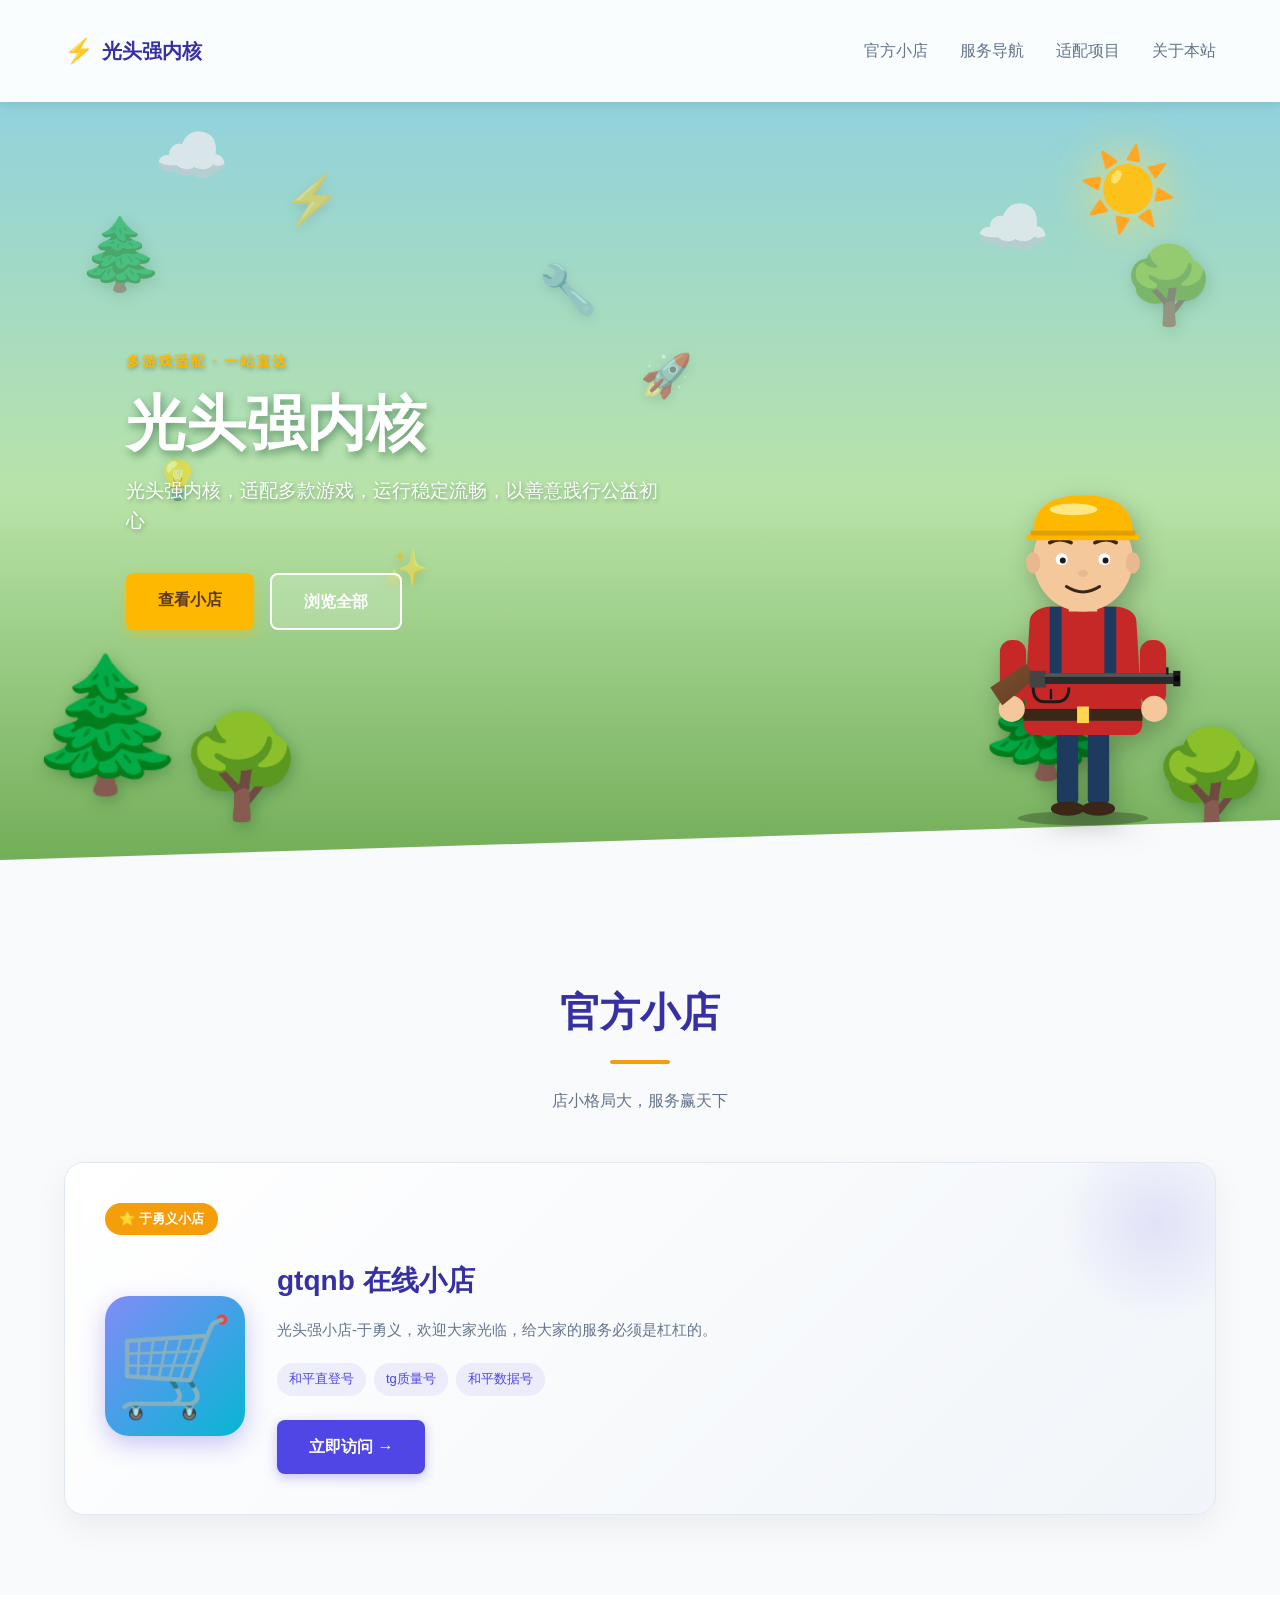
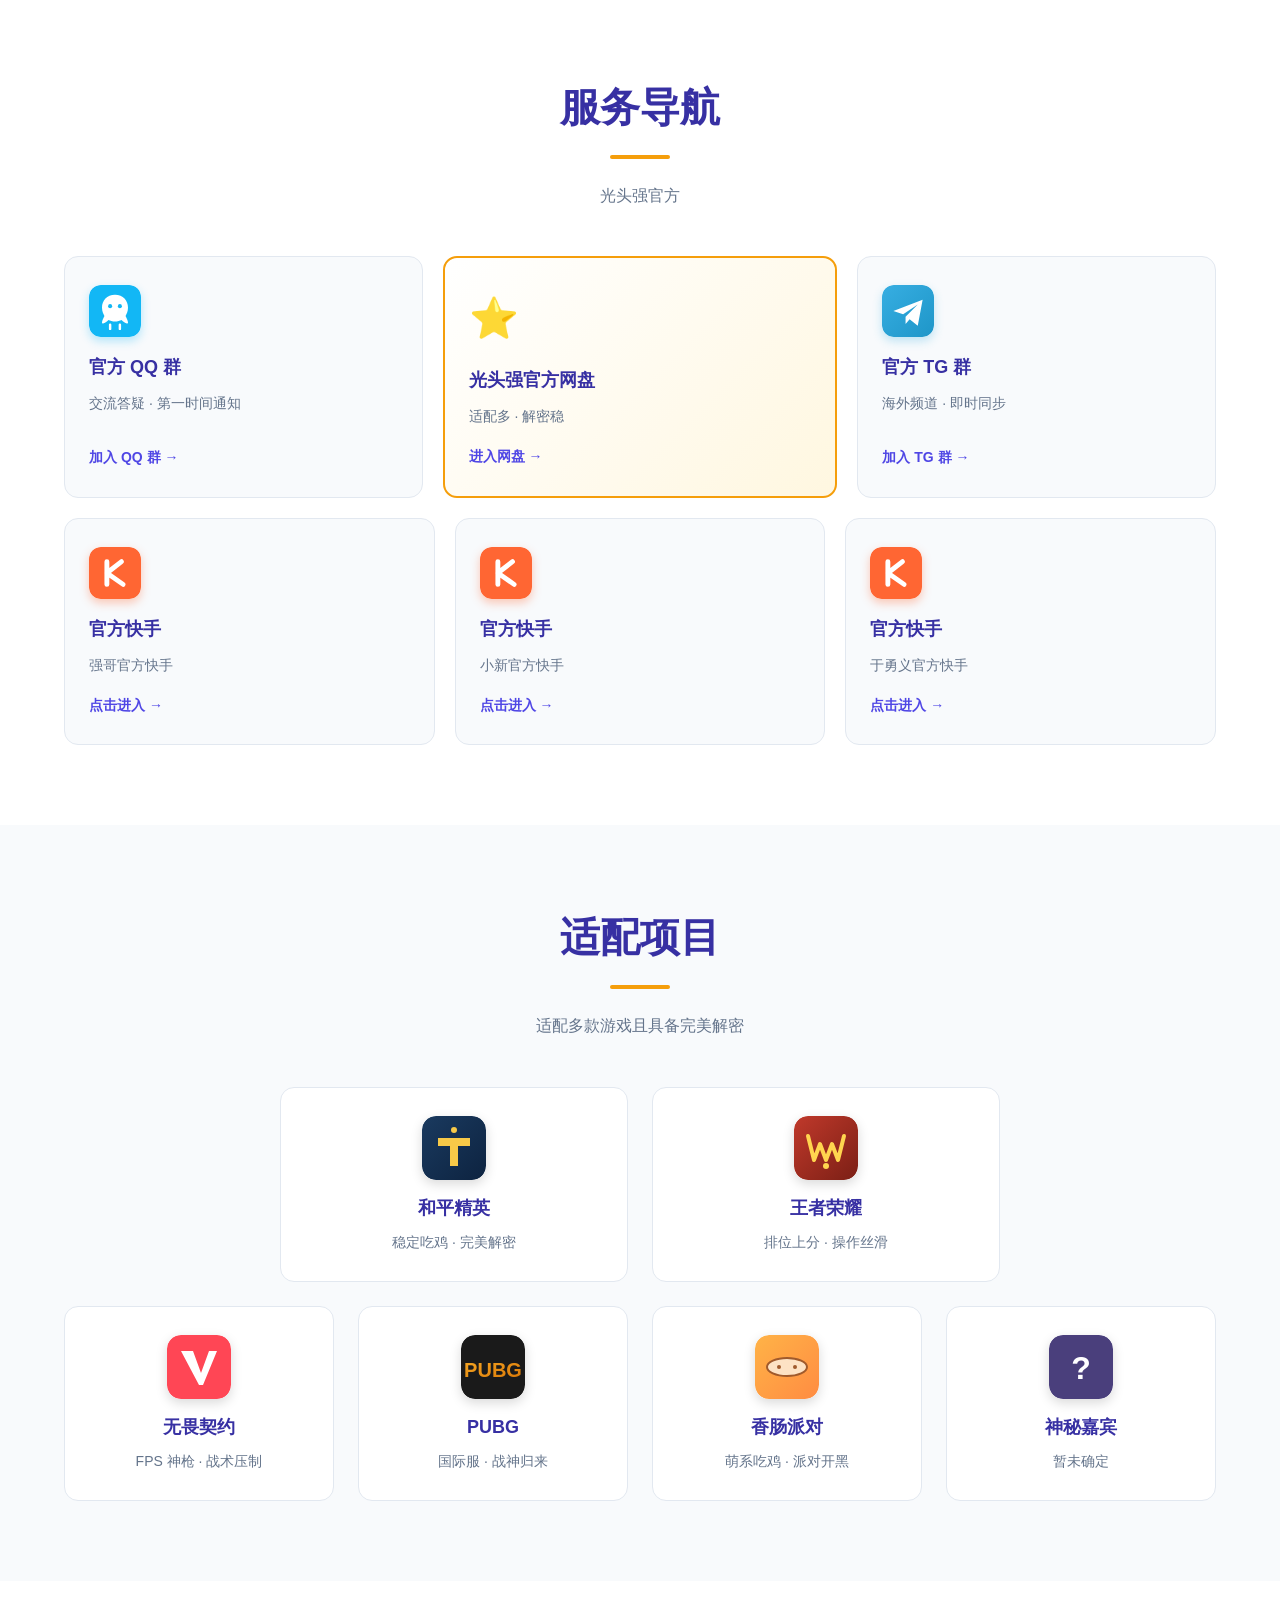
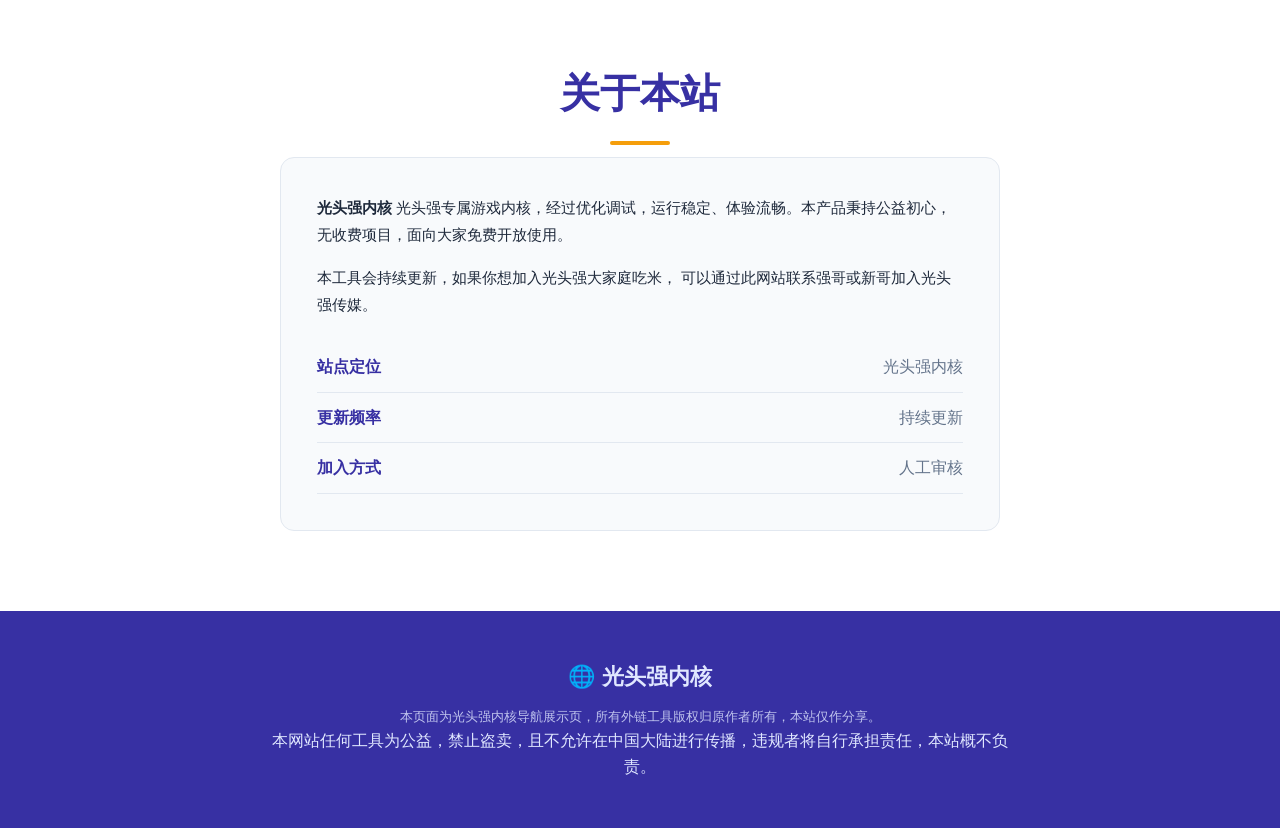
<file: gtqnb000.html>
<!DOCTYPE html>
<html lang="zh-CN">
<head>
  <meta charset="UTF-8" />
  <meta name="viewport" content="width=device-width, initial-scale=1.0" />
  <title>光头强内核gtqnb000</title>
  <meta name="description" content=" 光头强内核，适配多款游戏，运行稳定流畅，以善意践行公益初心" />
  <link rel="stylesheet" href="style.css" />
</head>
<body>
  <!-- 顶部导航 -->
  <header class="nav" id="nav">
    <div class="nav-inner">
      <a href="#top" class="logo">
        <span class="logo-icon">⚡</span>
        <span class="logo-text">光头强内核</span>
      </a>
      <nav class="nav-links">
        <a href="#featured">官方小店</a>
        <a href="#tools">服务导航</a>
        <a href="#categories">适配项目</a>
        <a href="#about">关于本站</a>
      </nav>
      <button class="nav-toggle" id="navToggle" aria-label="菜单">☰</button>
    </div>
  </header>

  <!-- 首屏 -->
  <section class="hero" id="top">
    <!-- 森林背景层 -->
    <div class="forest-bg">
      <span class="tree tree-1">🌲</span>
      <span class="tree tree-2">🌳</span>
      <span class="tree tree-3">🌲</span>
      <span class="tree tree-4">🌳</span>
      <span class="tree tree-5">🌲</span>
      <span class="tree tree-6">🌳</span>
      <span class="cloud cloud-1">☁️</span>
      <span class="cloud cloud-2">☁️</span>
      <span class="sun">☀️</span>
    </div>

    <!-- 浮动工具图标 -->
    <div class="hero-bg">
      <span class="float float-1">⚡</span>
      <span class="float float-2">🔧</span>
      <span class="float float-3">💡</span>
      <span class="float float-4">🚀</span>
      <span class="float float-5">✨</span>
    </div>

    <!-- 光头强角色 SVG -->
    <div class="character">
      <svg viewBox="0 0 200 320" xmlns="http://www.w3.org/2000/svg" aria-label="光头强">
        <!-- 阴影 -->
        <ellipse cx="100" cy="310" rx="55" ry="6" fill="rgba(0,0,0,0.25)"/>

        <!-- 双腿 -->
        <rect x="78" y="225" width="18" height="75" rx="6" fill="#1f3a5f"/>
        <rect x="104" y="225" width="18" height="75" rx="6" fill="#1f3a5f"/>
        <!-- 鞋 -->
        <ellipse cx="87" cy="302" rx="14" ry="6" fill="#3a2718"/>
        <ellipse cx="113" cy="302" rx="14" ry="6" fill="#3a2718"/>

        <!-- 上衣（红色背带工作服） -->
        <path d="M55 145 Q55 135 70 132 L130 132 Q145 135 145 145 L150 230 Q150 240 140 240 L60 240 Q50 240 50 230 Z"
              fill="#c62828"/>
        <!-- 背带 -->
        <rect x="72" y="132" width="10" height="60" fill="#1f3a5f"/>
        <rect x="118" y="132" width="10" height="60" fill="#1f3a5f"/>
        <!-- 腰带 -->
        <rect x="50" y="218" width="100" height="10" fill="#3a2718"/>
        <rect x="95" y="216" width="10" height="14" fill="#ffd54f"/>

        <!-- 左手（持枪位置） -->
        <rect x="30" y="160" width="22" height="55" rx="10" fill="#c62828"/>
        <circle cx="40" cy="218" r="11" fill="#f4c89a"/>
        <!-- 右手 -->
        <rect x="148" y="160" width="22" height="55" rx="10" fill="#c62828"/>
        <circle cx="160" cy="218" r="11" fill="#f4c89a"/>

        <!-- 脖子 -->
        <rect x="88" y="118" width="24" height="18" fill="#f4c89a"/>

        <!-- 头（光头） -->
        <ellipse cx="100" cy="92" rx="42" ry="44" fill="#f4c89a"/>
        <!-- 头顶高光 -->
        <ellipse cx="92" cy="62" rx="14" ry="6" fill="#fff4e0" opacity="0.7"/>

        <!-- 耳朵 -->
        <ellipse cx="58" cy="95" rx="6" ry="9" fill="#e8b890"/>
        <ellipse cx="142" cy="95" rx="6" ry="9" fill="#e8b890"/>

        <!-- 眉毛 -->
        <path d="M72 78 Q80 73 90 78" stroke="#3a2718" stroke-width="3" fill="none" stroke-linecap="round"/>
        <path d="M110 78 Q120 73 128 78" stroke="#3a2718" stroke-width="3" fill="none" stroke-linecap="round"/>

        <!-- 眼睛 -->
        <circle cx="82" cy="92" r="5" fill="#fff"/>
        <circle cx="118" cy="92" r="5" fill="#fff"/>
        <circle cx="83" cy="93" r="2.5" fill="#1a1a1a"/>
        <circle cx="119" cy="93" r="2.5" fill="#1a1a1a"/>

        <!-- 鼻子 -->
        <ellipse cx="100" cy="104" rx="4" ry="3" fill="#e8b890"/>

        <!-- 嘴（笑） -->
        <path d="M86 115 Q100 124 114 115" stroke="#3a2718" stroke-width="2.5" fill="none" stroke-linecap="round"/>

        <!-- 安全帽 -->
        <path d="M58 70 Q58 38 100 38 Q142 38 142 70 L148 72 Q148 76 144 76 L56 76 Q52 76 52 72 Z"
              fill="#ffb800"/>
        <!-- 帽顶高光 -->
        <ellipse cx="92" cy="50" rx="20" ry="5" fill="#fff4a3" opacity="0.8"/>
        <!-- 帽前装饰条 -->
        <rect x="56" y="68" width="88" height="4" fill="#e09e00"/>

        <!-- 猎枪（横在身前） -->
        <g transform="translate(0, 0)">
          <!-- 枪托（木质） -->
          <path d="M22 200 L52 180 L60 192 L32 215 Z" fill="#6b4423"/>
          <path d="M22 200 L52 180 L60 192 L32 215 Z" fill="url(#wood)" opacity="0.6"/>
          <!-- 枪身金属过渡 -->
          <rect x="55" y="186" width="14" height="14" fill="#444"/>
          <!-- 枪管 -->
          <rect x="68" y="188" width="110" height="9" fill="#2a2a2a"/>
          <rect x="68" y="188" width="110" height="3" fill="#555"/>
          <!-- 枪管末端 -->
          <rect x="176" y="186" width="6" height="13" fill="#1a1a1a"/>
          <circle cx="179" cy="192.5" r="2.5" fill="#000"/>
          <!-- 准星 -->
          <rect x="170" y="183" width="2" height="6" fill="#1a1a1a"/>
          <!-- 扳机护圈 -->
          <path d="M58 200 Q58 212 68 212 L78 212 Q88 212 88 200" stroke="#1a1a1a" stroke-width="2.5" fill="none"/>
          <!-- 扳机 -->
          <path d="M73 202 L73 209" stroke="#1a1a1a" stroke-width="2" stroke-linecap="round"/>
        </g>

        <!-- SVG 渐变定义 -->
        <defs>
          <linearGradient id="wood" x1="0" y1="0" x2="1" y2="1">
            <stop offset="0%" stop-color="#8b5a3c"/>
            <stop offset="100%" stop-color="#5a3820"/>
          </linearGradient>
        </defs>
      </svg>
    </div>

    <div class="hero-content">
      <p class="hero-tag">多游戏适配 · 一站直达</p>
      <h1 class="hero-title">光头强内核</h1>
      <p class="hero-sub">光头强内核，适配多款游戏，运行稳定流畅，以善意践行公益初心</p>
      <div class="hero-actions">
        <a href="#featured" class="btn btn-primary">查看小店</a>
        <a href="#tools" class="btn btn-ghost">浏览全部</a>
      </div>
    </div>
    <div class="hero-wave"></div>
  </section>
  <!-- 精选推荐 -->
  <section class="section" id="featured">
    <div class="container">
      <h2 class="section-title">官方小店</h2>
      <p class="section-subtitle">店小格局大，服务赢天下</p>

      <div class="featured-card">
        <div class="featured-badge">⭐ 于勇义小店</div>
        <div class="featured-body">
          <div class="featured-icon">🛒</div>
          <div class="featured-content">
            <h3 class="featured-title">gtqnb 在线小店</h3>
            <p class="featured-desc">
              光头强小店-于勇义，欢迎大家光临，给大家的服务必须是杠杠的。
            </p>
            <ul class="featured-tags">
              <li>和平直登号</li>
              <li>tg质量号</li>
              <li>和平数据号</li>
            </ul>
            <a href="https://luoye.chyidc.cn/shop/yuyongyi" class="btn btn-primary featured-btn" target="_blank" rel="noopener">立即访问 →</a>
          </div>
        </div>
      </div>
    </div>
  </section>

  <!-- 服务导航 -->
  <section class="section section-alt" id="tools">
    <div class="container">
      <h2 class="section-title">服务导航</h2>
      <p class="section-subtitle">光头强官方</p>

      <div class="tools-grid tools-grid-top">
        <a href="https://qm.qq.com/q/6M8MnVwFTa" class="tool-card" target="_blank" rel="noopener">
          <div class="tool-icon qq-icon">
            <svg viewBox="0 0 64 64" xmlns="http://www.w3.org/2000/svg" aria-label="QQ群">
              <rect width="64" height="64" rx="14" fill="#12B7F5"/>
              <path d="M32 12 C22 12 16 19 16 28 C16 33 18 36 19 38 C18 40 16 44 16 46 C16 47 17 48 18 47 C19 47 22 45 24 43 C26 44 29 45 32 45 C35 45 38 44 40 43 C42 45 45 47 46 47 C47 48 48 47 48 46 C48 44 46 40 45 38 C46 36 48 33 48 28 C48 19 42 12 32 12 Z" fill="#fff"/>
              <circle cx="26" cy="26" r="2.5" fill="#12B7F5"/>
              <circle cx="38" cy="26" r="2.5" fill="#12B7F5"/>
              <path d="M26 49 L26 54 M38 49 L38 54" stroke="#fff" stroke-width="3" stroke-linecap="round"/>
            </svg>
          </div>
          <h3 class="tool-name">官方 QQ 群</h3>
          <p class="tool-desc">交流答疑 · 第一时间通知</p>
          <span class="tool-link">加入 QQ 群 →</span>
        </a>
        <a href="https://drive.uc.cn/s/d5ffdedf02f54?public=1" class="tool-card tool-card-feature" target="_blank" rel="noopener">
          <div class="tool-icon">⭐</div>
          <h3 class="tool-name">光头强官方网盘</h3>
          <p class="tool-desc">适配多 · 解密稳</p>
          <span class="tool-link">进入网盘 →</span>
        </a>
        <a href="https://t.me/gtqnb000" class="tool-card" target="_blank" rel="noopener">
          <div class="tool-icon tg-icon">
            <svg viewBox="0 0 64 64" xmlns="http://www.w3.org/2000/svg" aria-label="Telegram群">
              <defs>
                <linearGradient id="tgGrad" x1="0" y1="0" x2="1" y2="1">
                  <stop offset="0%" stop-color="#37AEE2"/>
                  <stop offset="100%" stop-color="#1E96C8"/>
                </linearGradient>
              </defs>
              <rect width="64" height="64" rx="14" fill="url(#tgGrad)"/>
              <path d="M14 32 L50 18 L44 50 L34 42 L29 48 L29 39 L44 24 L26 36 Z" fill="#fff"/>
            </svg>
          </div>
          <h3 class="tool-name">官方 TG 群</h3>
          <p class="tool-desc">海外频道 · 即时同步</p>
          <span class="tool-link">加入 TG 群 →</span>
        </a>
      </div>

      <div class="tools-grid tools-grid-row">
        <a href="https://v.kuaishou.com/JFNYcVaF" class="tool-card" target="_blank" rel="noopener">
          <div class="tool-icon ks-icon">
            <svg viewBox="0 0 64 64" xmlns="http://www.w3.org/2000/svg" aria-label="快手">
              <rect width="64" height="64" rx="14" fill="#FF6633"/>
              <path d="M22 18 L22 46 M22 32 L40 18 M22 32 L42 46" stroke="#fff" stroke-width="6" stroke-linecap="round" stroke-linejoin="round" fill="none"/>
            </svg>
          </div>
          <h3 class="tool-name">官方快手</h3>
          <p class="tool-desc">强哥官方快手</p>
          <span class="tool-link">点击进入 →</span>
        </a>
        <a href="https://v.kuaishou.com/KAWqDVqX" class="tool-card" target="_blank" rel="noopener">
          <div class="tool-icon ks-icon">
            <svg viewBox="0 0 64 64" xmlns="http://www.w3.org/2000/svg" aria-label="快手">
              <rect width="64" height="64" rx="14" fill="#FF6633"/>
              <path d="M22 18 L22 46 M22 32 L40 18 M22 32 L42 46" stroke="#fff" stroke-width="6" stroke-linecap="round" stroke-linejoin="round" fill="none"/>
            </svg>
          </div>
          <h3 class="tool-name">官方快手</h3>
          <p class="tool-desc">小新官方快手</p>
          <span class="tool-link">点击进入 →</span>
        </a>
        <a href="https://v.kuaishou.com/nN9GhtpY" class="tool-card" target="_blank" rel="noopener">
          <div class="tool-icon ks-icon">
            <svg viewBox="0 0 64 64" xmlns="http://www.w3.org/2000/svg" aria-label="快手">
              <rect width="64" height="64" rx="14" fill="#FF6633"/>
              <path d="M22 18 L22 46 M22 32 L40 18 M22 32 L42 46" stroke="#fff" stroke-width="6" stroke-linecap="round" stroke-linejoin="round" fill="none"/>
            </svg>
          </div>
          <h3 class="tool-name">官方快手</h3>
          <p class="tool-desc">于勇义官方快手</p>
          <span class="tool-link">点击进入 →</span>
        </a>
      </div>
    </div>
  </section>
  <!-- 适配项目 -->
  <section class="section" id="categories">
    <div class="container">
      <h2 class="section-title">适配项目</h2>
      <p class="section-subtitle">适配多款游戏且具备完美解密</p>

      <div class="cat-grid cat-grid-top">
        <a href="https://drive.uc.cn/s/d5ffdedf02f54?public=1" class="cat-card" target="_blank" rel="noopener">
          <div class="cat-icon game-icon">
            <svg viewBox="0 0 64 64" xmlns="http://www.w3.org/2000/svg" aria-label="和平精英">
              <defs>
                <linearGradient id="hpGrad" x1="0" y1="0" x2="1" y2="1">
                  <stop offset="0%" stop-color="#1a3a5f"/>
                  <stop offset="100%" stop-color="#0d2340"/>
                </linearGradient>
              </defs>
              <rect width="64" height="64" rx="14" fill="url(#hpGrad)"/>
              <path d="M16 22 L48 22 L48 30 L36 30 L36 50 L28 50 L28 30 L16 30 Z" fill="#f7c948"/>
              <circle cx="32" cy="14" r="3" fill="#f7c948"/>
            </svg>
          </div>
          <h3>和平精英</h3>
          <p>稳定吃鸡 · 完美解密</p>
        </a>
        <a href="https://drive.uc.cn/s/d5ffdedf02f54?public=1" class="cat-card" target="_blank" rel="noopener">
          <div class="cat-icon game-icon">
            <svg viewBox="0 0 64 64" xmlns="http://www.w3.org/2000/svg" aria-label="王者荣耀">
              <defs>
                <linearGradient id="wzGrad" x1="0" y1="0" x2="1" y2="1">
                  <stop offset="0%" stop-color="#c0392b"/>
                  <stop offset="100%" stop-color="#7b1f15"/>
                </linearGradient>
              </defs>
              <rect width="64" height="64" rx="14" fill="url(#wzGrad)"/>
              <path d="M14 20 L20 44 L26 28 L32 44 L38 28 L44 44 L50 20" stroke="#ffd54f" stroke-width="4" fill="none" stroke-linecap="round" stroke-linejoin="round"/>
              <circle cx="32" cy="50" r="3" fill="#ffd54f"/>
            </svg>
          </div>
          <h3>王者荣耀</h3>
          <p>排位上分 · 操作丝滑</p>
        </a>
      </div>

      <div class="cat-grid cat-grid-row">
        <a href="https://drive.uc.cn/s/d5ffdedf02f54?public=1" class="cat-card" target="_blank" rel="noopener">
          <div class="cat-icon game-icon">
            <svg viewBox="0 0 64 64" xmlns="http://www.w3.org/2000/svg" aria-label="无畏契约">
              <rect width="64" height="64" rx="14" fill="#ff4655"/>
              <path d="M14 16 L26 16 L34 38 L42 16 L50 16 L36 50 L32 50 Z" fill="#fff"/>
            </svg>
          </div>
          <h3>无畏契约</h3>
          <p>FPS 神枪 · 战术压制</p>
        </a>
        <a href="https://drive.uc.cn/s/d5ffdedf02f54?public=1" class="cat-card" target="_blank" rel="noopener">
          <div class="cat-icon game-icon">
            <svg viewBox="0 0 64 64" xmlns="http://www.w3.org/2000/svg" aria-label="PUBG">
              <defs>
                <linearGradient id="pubgGrad" x1="0" y1="0" x2="1" y2="1">
                  <stop offset="0%" stop-color="#f5a623"/>
                  <stop offset="100%" stop-color="#d97706"/>
                </linearGradient>
              </defs>
              <rect width="64" height="64" rx="14" fill="#1a1a1a"/>
              <text x="32" y="42" font-family="Arial, sans-serif" font-weight="900" font-size="20" fill="url(#pubgGrad)" text-anchor="middle">PUBG</text>
            </svg>
          </div>
          <h3>PUBG</h3>
          <p>国际服 · 战神归来</p>
        </a>
        <a href="https://drive.uc.cn/s/d5ffdedf02f54?public=1" class="cat-card" target="_blank" rel="noopener">
          <div class="cat-icon game-icon">
            <svg viewBox="0 0 64 64" xmlns="http://www.w3.org/2000/svg" aria-label="香肠派对">
              <defs>
                <linearGradient id="xcGrad" x1="0" y1="0" x2="1" y2="1">
                  <stop offset="0%" stop-color="#ffb347"/>
                  <stop offset="100%" stop-color="#ff8c42"/>
                </linearGradient>
              </defs>
              <rect width="64" height="64" rx="14" fill="url(#xcGrad)"/>
              <ellipse cx="32" cy="32" rx="20" ry="9" fill="#fde2c4" stroke="#a05a2c" stroke-width="2"/>
              <ellipse cx="24" cy="32" rx="2" ry="2" fill="#a05a2c"/>
              <ellipse cx="40" cy="32" rx="2" ry="2" fill="#a05a2c"/>
            </svg>
          </div>
          <h3>香肠派对</h3>
          <p>萌系吃鸡 · 派对开黑</p>
        </a>
        <div class="cat-card">
          <div class="cat-icon game-icon">
            <svg viewBox="0 0 64 64" xmlns="http://www.w3.org/2000/svg" aria-label="神秘嘉宾">
              <rect width="64" height="64" rx="14" fill="#4a3f7c"/>
              <text x="32" y="44" font-family="Arial, sans-serif" font-weight="900" font-size="32" fill="#fff" text-anchor="middle">?</text>
            </svg>
          </div>
          <h3>神秘嘉宾</h3>
          <p>暂未确定</p>
        </div>
      </div>
    </div>
  </section>

  <!-- 关于本站 -->
  <section class="section section-alt" id="about">
    <div class="container">
      <h2 class="section-title">关于本站</h2>
      <div class="about-wrap">
        <p>
          <strong>光头强内核</strong> 光头强专属游戏内核，经过优化调试，运行稳定、体验流畅。本产品秉持公益初心，无收费项目，面向大家免费开放使用。
        </p>
        <p>
          本工具会持续更新，如果你想加入光头强大家庭吃米，
          可以通过此网站联系强哥或新哥加入光头强传媒。
        </p>
        <ul class="about-list">
          <li><span class="about-key">站点定位</span><span class="about-val">光头强内核</span></li>
          <li><span class="about-key">更新频率</span><span class="about-val">持续更新</span></li>
          <li><span class="about-key">加入方式</span><span class="about-val">人工审核 </span></li>
        </ul>
      </div>
    </div>
  </section>

  <!-- 页脚 -->
  <footer class="footer">
    <div class="container footer-inner">
      <p class="footer-title">🌐 光头强内核</p>
      <p class="footer-note">本页面为光头强内核导航展示页，所有外链工具版权归原作者所有，本站仅作分享。</p>
      </p>
      <p>本网站任何工具为公益，禁止盗卖，且不允许在中国大陆进行传播，违规者将自行承担责任，本站概不负责。
    </div>
  </footer>

  <script src="script.js"></script>
</body>
</html>
</file>
<file: style.css>
* {
  margin: 0;
  padding: 0;
  box-sizing: border-box;
}

:root {
  --primary: #4f46e5;
  --primary-dark: #3730a3;
  --primary-light: #818cf8;
  --accent: #06b6d4;
  --accent-warm: #f59e0b;
  --bg: #f8fafc;
  --bg-alt: #ffffff;
  --text: #1e293b;
  --text-soft: #64748b;
  --border: #e2e8f0;
  --shadow: rgba(15, 23, 42, 0.06);
  --shadow-strong: rgba(15, 23, 42, 0.12);
}

body {
  font-family: -apple-system, BlinkMacSystemFont, "Segoe UI", "PingFang SC", "Hiragino Sans GB", "Microsoft YaHei", sans-serif;
  line-height: 1.6;
  color: var(--text);
  background: var(--bg);
  overflow-x: hidden;
}

.container {
  max-width: 1200px;
  margin: 0 auto;
  padding: 0 24px;
}

/* 导航栏 */
.nav {
  position: fixed;
  top: 0;
  left: 0;
  right: 0;
  background: rgba(255, 255, 255, 0.95);
  backdrop-filter: blur(12px);
  box-shadow: 0 2px 12px var(--shadow);
  z-index: 1000;
  transition: all 0.3s;
}

.nav-inner {
  max-width: 1200px;
  margin: 0 auto;
  padding: 16px 24px;
  display: flex;
  align-items: center;
  justify-content: space-between;
}

.logo {
  display: flex;
  align-items: center;
  gap: 8px;
  text-decoration: none;
  color: var(--primary-dark);
  font-weight: 700;
  font-size: 20px;
  transition: transform 0.2s;
}

.logo:hover { transform: scale(1.05); }

.logo-icon { font-size: 24px; }

.nav-links { display: flex; gap: 32px; }

.nav-links a {
  text-decoration: none;
  color: var(--text-soft);
  font-weight: 500;
  transition: color 0.2s;
  position: relative;
}

.nav-links a:hover { color: var(--primary); }

.nav-links a::after {
  content: '';
  position: absolute;
  bottom: -4px;
  left: 0;
  width: 0;
  height: 2px;
  background: var(--primary);
  transition: width 0.3s;
}

.nav-links a:hover::after { width: 100%; }

.nav-toggle {
  display: none;
  background: none;
  border: none;
  font-size: 24px;
  cursor: pointer;
  color: var(--primary-dark);
}
/* 首屏 - 森林主题 */
.hero {
  position: relative;
  min-height: 100vh;
  display: flex;
  align-items: center;
  background: linear-gradient(180deg, #87ceeb 0%, #b8e3a8 55%, #6ba84f 100%);
  color: #fff;
  overflow: hidden;
  padding-top: 80px;
}

.forest-bg {
  position: absolute;
  inset: 0;
  pointer-events: none;
  overflow: hidden;
}

.tree {
  position: absolute;
  filter: drop-shadow(2px 4px 8px rgba(0, 60, 20, 0.3));
}

.tree-1 { bottom: 8%; left: 2%; font-size: 130px; }
.tree-2 { bottom: 6%; left: 14%; font-size: 100px; }
.tree-3 { bottom: 10%; left: 76%; font-size: 120px; }
.tree-4 { bottom: 5%; left: 90%; font-size: 95px; }
.tree-5 { top: 22%; left: 6%; font-size: 70px; opacity: 0.55; }
.tree-6 { top: 25%; right: 5%; font-size: 75px; opacity: 0.55; }

.cloud {
  position: absolute;
  font-size: 60px;
  opacity: 0.85;
  animation: drift 18s ease-in-out infinite;
}

.cloud-1 { top: 12%; left: 12%; }
.cloud-2 { top: 20%; right: 18%; animation-delay: -8s; }

@keyframes drift {
  0%, 100% { transform: translateX(-30px); }
  50% { transform: translateX(30px); }
}

.sun {
  position: absolute;
  top: 14%;
  right: 8%;
  font-size: 80px;
  filter: drop-shadow(0 0 24px rgba(255, 220, 100, 0.8));
  animation: spin 20s linear infinite;
}

@keyframes spin {
  from { transform: rotate(0deg); }
  to { transform: rotate(360deg); }
}

.hero-bg {
  position: absolute;
  inset: 0;
  overflow: hidden;
  opacity: 0.5;
  pointer-events: none;
}

.float {
  position: absolute;
  font-size: 48px;
  animation: floaty 6s ease-in-out infinite;
  filter: drop-shadow(0 4px 6px rgba(0, 0, 0, 0.2));
}

.float-1 { top: 18%; left: 22%; animation-delay: 0s; }
.float-2 { top: 28%; left: 42%; animation-delay: 1s; }
.float-3 { top: 50%; left: 12%; animation-delay: 2s; font-size: 38px; }
.float-4 { top: 38%; left: 50%; animation-delay: 1.5s; font-size: 42px; }
.float-5 { top: 60%; left: 30%; animation-delay: 0.5s; font-size: 36px; }

@keyframes floaty {
  0%, 100% { transform: translateY(0) rotate(-3deg); }
  50% { transform: translateY(-12px) rotate(3deg); }
}

.character {
  position: absolute;
  bottom: 70px;
  right: 6%;
  width: 240px;
  height: 380px;
  z-index: 5;
  animation: charBob 4s ease-in-out infinite;
  filter: drop-shadow(4px 8px 12px rgba(0, 0, 0, 0.25));
}

.character svg {
  width: 100%;
  height: 100%;
}

@keyframes charBob {
  0%, 100% { transform: translateY(0); }
  50% { transform: translateY(-6px); }
}

.hero-content {
  position: relative;
  z-index: 10;
  text-align: left;
  max-width: 580px;
  padding: 0 24px;
  margin-left: 8%;
}

.hero-tag {
  font-size: 14px;
  text-transform: uppercase;
  letter-spacing: 2px;
  color: #ffb800;
  margin-bottom: 16px;
  font-weight: 700;
  text-shadow: 1px 2px 4px rgba(0, 0, 0, 0.3);
}

.hero-title {
  font-size: 60px;
  font-weight: 900;
  margin-bottom: 16px;
  text-shadow: 2px 4px 8px rgba(0, 60, 20, 0.45);
  line-height: 1.2;
  color: #fff;
}

.hero-sub {
  font-size: 19px;
  margin-bottom: 36px;
  text-shadow: 1px 2px 4px rgba(0, 60, 20, 0.4);
}

.hero-actions {
  display: flex;
  gap: 16px;
  flex-wrap: wrap;
}

.btn {
  display: inline-block;
  padding: 14px 32px;
  border-radius: 8px;
  text-decoration: none;
  font-weight: 600;
  transition: all 0.3s;
  cursor: pointer;
}

.btn-primary {
  background: #ffb800;
  color: #5a3820;
  box-shadow: 0 4px 12px rgba(255, 184, 0, 0.45);
}

.btn-primary:hover {
  background: #ffc933;
  transform: translateY(-2px);
  box-shadow: 0 6px 16px rgba(255, 184, 0, 0.55);
}

.btn-ghost {
  background: rgba(255, 255, 255, 0.18);
  color: #fff;
  border: 2px solid #fff;
  backdrop-filter: blur(4px);
}

.btn-ghost:hover {
  background: #fff;
  color: #4a7c2e;
}

.hero-wave {
  position: absolute;
  bottom: 0;
  left: 0;
  right: 0;
  height: 80px;
  background: var(--bg);
  clip-path: polygon(0 50%, 100% 0, 100% 100%, 0 100%);
  z-index: 4;
}
/* 通用区块 */
.section { padding: 80px 0; }
.section-alt { background: var(--bg-alt); }

.section-title {
  font-size: 40px;
  font-weight: 800;
  text-align: center;
  margin-bottom: 12px;
  color: var(--primary-dark);
}

.section-title::after {
  content: '';
  display: block;
  width: 60px;
  height: 4px;
  background: var(--accent-warm);
  margin: 16px auto 0;
  border-radius: 2px;
}

.section-subtitle {
  text-align: center;
  color: var(--text-soft);
  font-size: 16px;
  margin-bottom: 48px;
  margin-top: 24px;
}

/* 精选推荐 */
.featured-card {
  background: linear-gradient(135deg, #fff 0%, #f1f5f9 100%);
  border-radius: 20px;
  padding: 40px;
  box-shadow: 0 12px 32px var(--shadow);
  border: 1px solid var(--border);
  position: relative;
  overflow: hidden;
}

.featured-card::before {
  content: '';
  position: absolute;
  top: -40px;
  right: -40px;
  width: 200px;
  height: 200px;
  background: radial-gradient(circle, rgba(79, 70, 229, 0.12) 0%, transparent 70%);
  border-radius: 50%;
}

.featured-badge {
  display: inline-block;
  background: var(--accent-warm);
  color: #fff;
  padding: 6px 14px;
  border-radius: 20px;
  font-size: 13px;
  font-weight: 600;
  margin-bottom: 24px;
}

.featured-body {
  display: grid;
  grid-template-columns: auto 1fr;
  gap: 32px;
  align-items: center;
  position: relative;
  z-index: 1;
}

.featured-icon {
  font-size: 96px;
  background: linear-gradient(135deg, var(--primary-light) 0%, var(--accent) 100%);
  width: 140px;
  height: 140px;
  border-radius: 24px;
  display: flex;
  align-items: center;
  justify-content: center;
  box-shadow: 0 8px 24px rgba(79, 70, 229, 0.3);
}

.featured-title {
  font-size: 28px;
  color: var(--primary-dark);
  margin-bottom: 12px;
  font-weight: 700;
}

.featured-desc {
  color: var(--text-soft);
  font-size: 15px;
  line-height: 1.8;
  margin-bottom: 20px;
}

.featured-tags {
  list-style: none;
  display: flex;
  gap: 8px;
  flex-wrap: wrap;
  margin-bottom: 24px;
}

.featured-tags li {
  background: rgba(79, 70, 229, 0.08);
  color: var(--primary);
  padding: 6px 12px;
  border-radius: 16px;
  font-size: 13px;
  font-weight: 500;
}

.featured-btn {
  background: var(--primary);
  color: #fff;
  box-shadow: 0 4px 12px rgba(79, 70, 229, 0.3);
}

.featured-btn:hover {
  background: var(--primary-dark);
  transform: translateY(-2px);
  box-shadow: 0 6px 16px rgba(79, 70, 229, 0.4);
}

/* 工具列表 */
.tools-grid {
  display: grid;
  grid-template-columns: repeat(auto-fit, minmax(240px, 1fr));
  gap: 20px;
}

.tools-grid-top {
  display: grid;
  grid-template-columns: 1fr 1.1fr 1fr;
  gap: 20px;
  align-items: stretch;
  margin-bottom: 20px;
}

.tools-grid-top .tool-card-feature {
  border: 2px solid var(--accent-warm);
  background: linear-gradient(135deg, #fff 0%, #fff7e0 100%);
}

.tool-icon.qq-icon,
.tool-icon.tg-icon {
  width: 52px;
  height: 52px;
  font-size: 0;
  line-height: 0;
}

.tool-icon.qq-icon svg,
.tool-icon.tg-icon svg {
  width: 100%;
  height: 100%;
  display: block;
  border-radius: 12px;
  box-shadow: 0 4px 10px rgba(18, 183, 245, 0.3);
}

.tool-icon.tg-icon svg {
  box-shadow: 0 4px 10px rgba(55, 174, 226, 0.3);
}

@media (max-width: 768px) {
  .tools-grid-top {
    grid-template-columns: 1fr;
  }
}

.tools-grid-row {
  display: grid;
  grid-template-columns: repeat(3, 1fr);
  gap: 20px;
}

@media (max-width: 768px) {
  .tools-grid-row {
    grid-template-columns: 1fr;
  }
}

.tool-card {
  background: var(--bg);
  border: 1px solid var(--border);
  border-radius: 14px;
  padding: 28px 24px;
  text-decoration: none;
  color: inherit;
  display: flex;
  flex-direction: column;
  gap: 10px;
  transition: all 0.3s;
}

.tool-card:hover:not(.tool-placeholder) {
  transform: translateY(-4px);
  border-color: var(--primary-light);
  box-shadow: 0 12px 24px var(--shadow);
}

.tool-icon { font-size: 40px; margin-bottom: 6px; }

.tool-icon.ks-icon {
  width: 52px;
  height: 52px;
  font-size: 0;
  line-height: 0;
}

.tool-icon.ks-icon svg {
  width: 100%;
  height: 100%;
  display: block;
  border-radius: 12px;
  box-shadow: 0 4px 10px rgba(255, 102, 51, 0.35);
}

.tool-name {
  font-size: 18px;
  font-weight: 700;
  color: var(--primary-dark);
}

.tool-desc { font-size: 14px; color: var(--text-soft); flex: 1; }

.tool-link {
  font-size: 14px;
  color: var(--primary);
  font-weight: 600;
  margin-top: 8px;
}

.tool-link-muted { color: var(--text-soft); }
.tool-placeholder { opacity: 0.7; cursor: default; }

/* 分类导航 */
.cat-grid {
  display: grid;
  grid-template-columns: repeat(auto-fit, minmax(260px, 1fr));
  gap: 24px;
}

.cat-grid-top {
  grid-template-columns: repeat(2, 1fr);
  max-width: 720px;
  margin: 0 auto 24px;
}

.cat-grid-row {
  grid-template-columns: repeat(4, 1fr);
}

@media (max-width: 768px) {
  .cat-grid-top,
  .cat-grid-row {
    grid-template-columns: repeat(2, 1fr);
  }
}

.cat-card {
  background: var(--bg-alt);
  border: 1px solid var(--border);
  border-radius: 14px;
  padding: 28px;
  text-align: center;
  transition: all 0.3s;
  text-decoration: none;
  color: inherit;
  display: block;
}

.cat-card:hover {
  transform: translateY(-4px);
  box-shadow: 0 12px 24px var(--shadow);
  border-color: var(--accent);
}

.cat-icon { font-size: 44px; margin-bottom: 12px; }

.cat-icon.game-icon {
  width: 64px;
  height: 64px;
  margin: 0 auto 14px;
  font-size: 0;
  line-height: 0;
}

.cat-icon.game-icon svg {
  width: 100%;
  height: 100%;
  display: block;
  border-radius: 14px;
  box-shadow: 0 4px 12px rgba(0, 0, 0, 0.15);
}

.cat-card h3 {
  font-size: 18px;
  color: var(--primary-dark);
  margin-bottom: 8px;
}

.cat-card p { font-size: 14px; color: var(--text-soft); }

/* 关于本站 */
.about-wrap {
  max-width: 720px;
  margin: 0 auto;
  background: var(--bg);
  border-radius: 14px;
  padding: 36px;
  border: 1px solid var(--border);
}

.about-wrap p {
  margin-bottom: 16px;
  font-size: 15px;
  line-height: 1.8;
}

.about-list { list-style: none; margin-top: 24px; }

.about-list li {
  display: flex;
  justify-content: space-between;
  padding: 12px 0;
  border-bottom: 1px solid var(--border);
}

.about-key { font-weight: 600; color: var(--primary-dark); }
.about-val { color: var(--text-soft); }

/* 页脚 */
.footer {
  background: var(--primary-dark);
  color: #e0e7ff;
  padding: 48px 0;
  text-align: center;
}

.footer-inner { max-width: 800px; }

.footer-title { font-size: 22px; font-weight: 700; margin-bottom: 12px; }
.footer-note { font-size: 13px; opacity: 0.8; line-height: 1.7; }

/* 背景音乐播放器 */
.music-player {
  position: fixed;
  bottom: 24px;
  right: 24px;
  z-index: 999;
}

.music-btn {
  width: 56px;
  height: 56px;
  border-radius: 50%;
  border: none;
  background: linear-gradient(135deg, var(--primary) 0%, var(--primary-dark) 100%);
  box-shadow: 0 4px 16px rgba(79, 70, 229, 0.4);
  cursor: pointer;
  display: flex;
  align-items: center;
  justify-content: center;
  position: relative;
  transition: all 0.3s;
  overflow: hidden;
}

.music-btn:hover {
  transform: scale(1.1);
  box-shadow: 0 6px 20px rgba(79, 70, 229, 0.5);
}

.music-btn:active {
  transform: scale(0.95);
}

.music-icon {
  font-size: 24px;
  transition: opacity 0.3s;
}

.music-bars {
  position: absolute;
  bottom: 12px;
  display: flex;
  align-items: flex-end;
  gap: 3px;
  height: 20px;
  opacity: 0;
  transition: opacity 0.3s;
}

.music-bars span {
  display: block;
  width: 4px;
  background: #fff;
  border-radius: 2px;
  animation: none;
}

.music-playing .music-icon {
  opacity: 0;
}

.music-playing .music-bars {
  opacity: 1;
}

.music-playing .music-bars span:nth-child(1) {
  animation: musicBar 0.8s ease-in-out infinite;
}

.music-playing .music-bars span:nth-child(2) {
  animation: musicBar 0.8s ease-in-out 0.2s infinite;
}

.music-playing .music-bars span:nth-child(3) {
  animation: musicBar 0.8s ease-in-out 0.4s infinite;
}

@keyframes musicBar {
  0%, 100% { height: 6px; }
  50% { height: 18px; }
}

.music-btn::before {
  content: '';
  position: absolute;
  inset: -4px;
  border-radius: 50%;
  border: 2px solid rgba(79, 70, 229, 0.3);
  opacity: 0;
  animation: none;
}

.music-playing .music-btn::before {
  animation: pulse 2s ease-in-out infinite;
}

@keyframes pulse {
  0% { transform: scale(1); opacity: 0.6; }
  100% { transform: scale(1.3); opacity: 0; }
}

/* 响应式 */
@media (max-width: 900px) {
  .character { width: 180px; height: 280px; right: 2%; bottom: 90px; opacity: 0.5; }
  .hero-content { margin-left: 4%; max-width: 90%; }
}

@media (max-width: 768px) {
  .nav-links { display: none; }
  .nav-toggle { display: block; }
  .character { display: none; }
  .hero-content { margin-left: 0; padding: 0 24px; text-align: center; }
  .hero-actions { justify-content: center; }
  .hero-title { font-size: 40px; }
  .hero-sub { font-size: 16px; }
  .section { padding: 56px 0; }
  .section-title { font-size: 30px; }
  .featured-card { padding: 28px 20px; }
  .featured-body { grid-template-columns: 1fr; text-align: center; gap: 20px; }
  .featured-icon { margin: 0 auto; width: 110px; height: 110px; font-size: 72px; }
  .featured-tags { justify-content: center; }
}
</file>
